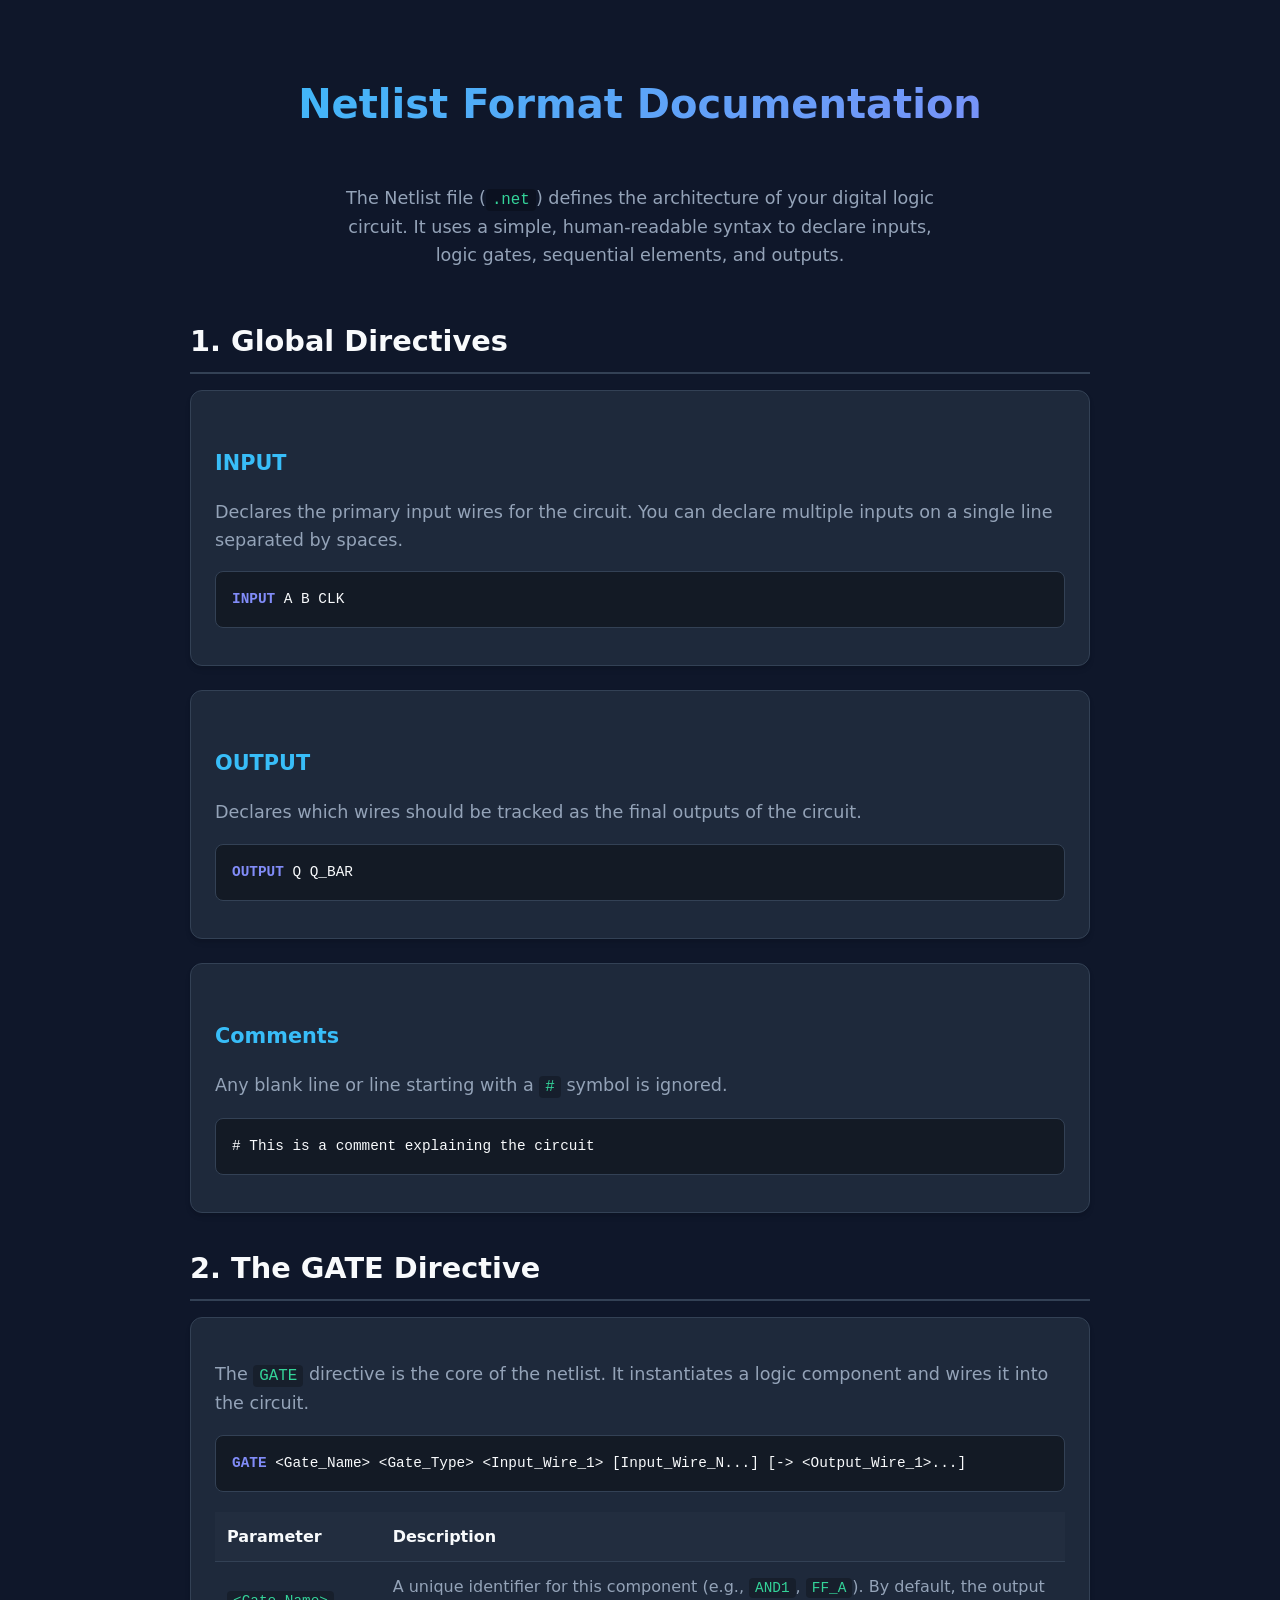
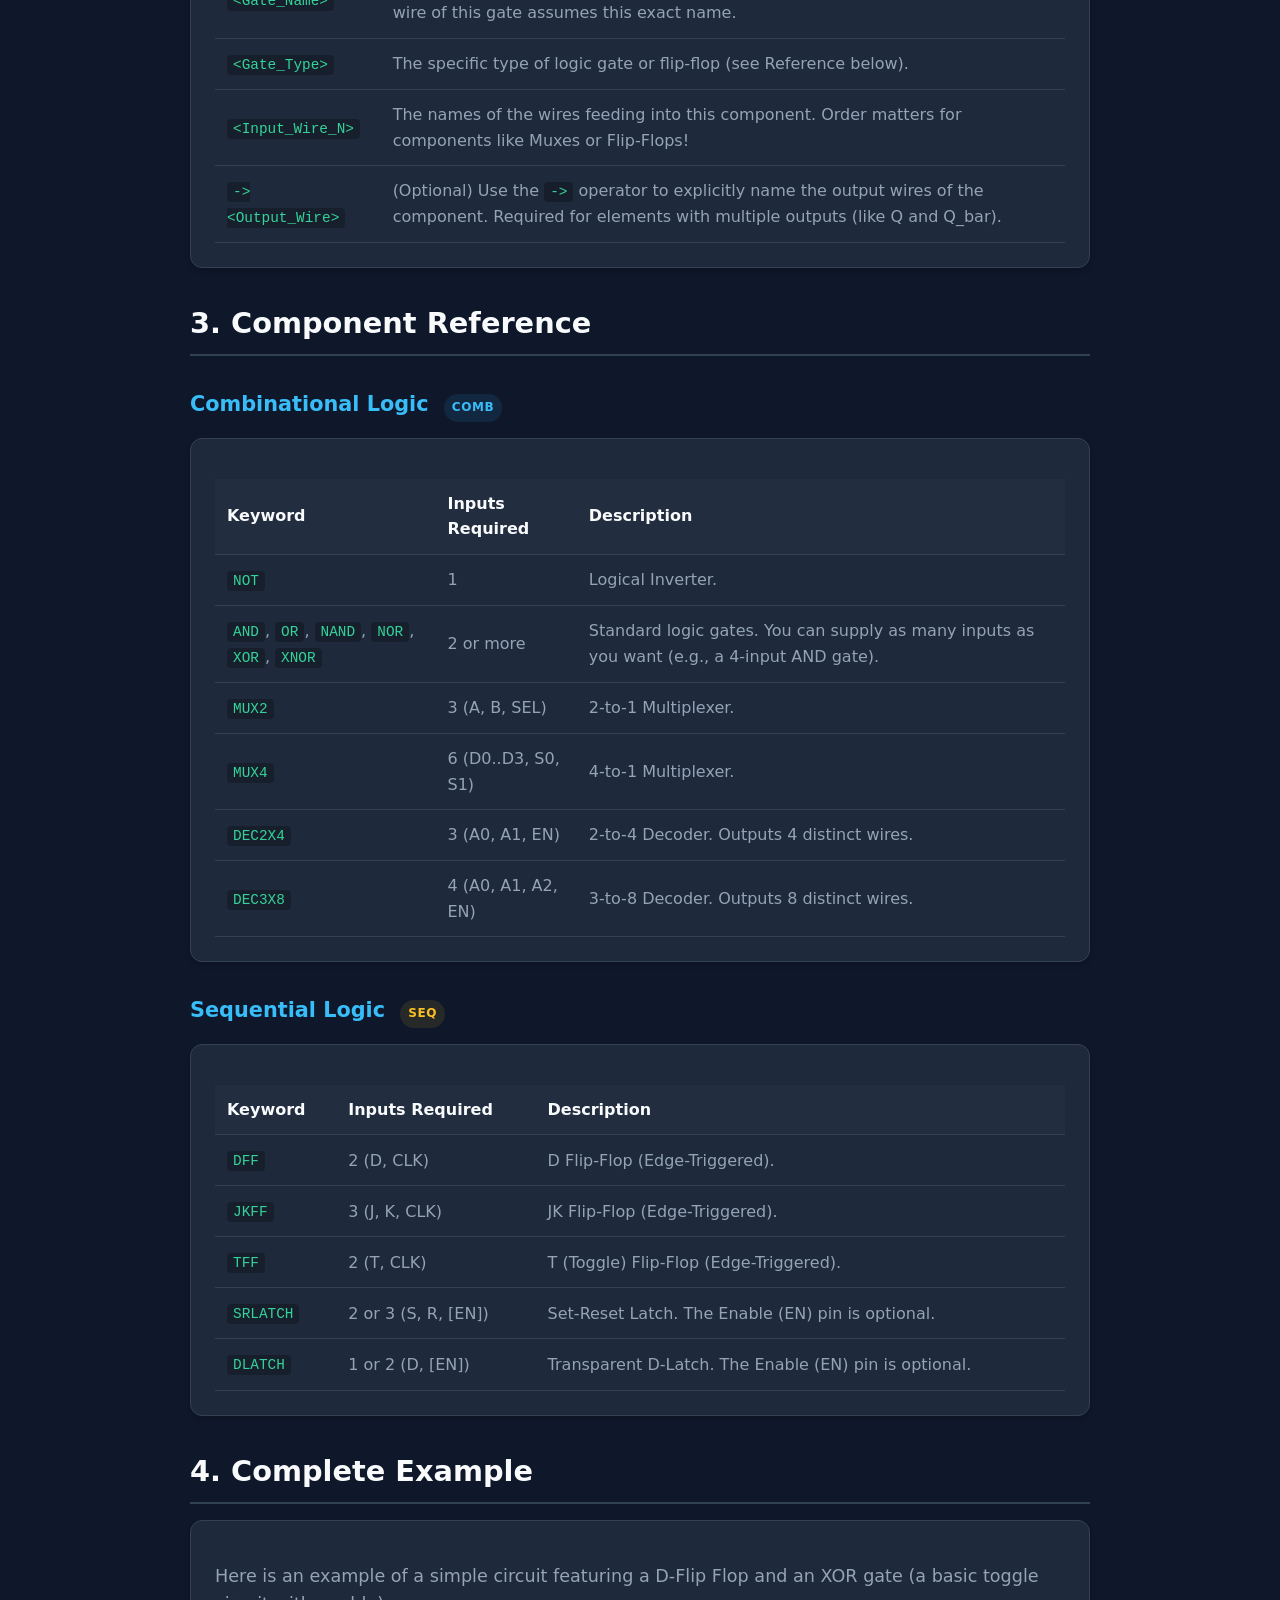
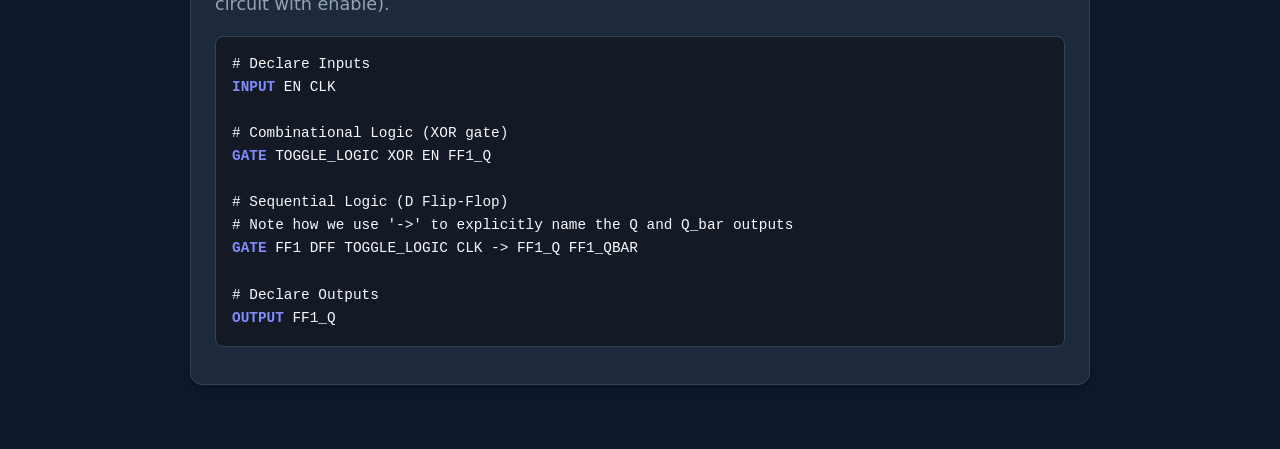
<file: netlist_documentation.html>
<!DOCTYPE html>
<html lang="en">
<head>
    <meta charset="UTF-8">
    <meta name="viewport" content="width=device-width, initial-scale=1.0">
    <title>Netlist Format Documentation</title>
    <style>
        :root {
            --bg-color: #0f172a;
            --surface-color: #1e293b;
            --surface-highlight: #334155;
            --text-main: #f8fafc;
            --text-muted: #94a3b8;
            --accent-primary: #38bdf8;
            --accent-secondary: #818cf8;
            --accent-success: #34d399;
            --accent-warning: #fbbf24;
            --font-family: 'Inter', system-ui, -apple-system, sans-serif;
        }

        body {
            margin: 0;
            padding: 0;
            background-color: var(--bg-color);
            color: var(--text-main);
            font-family: var(--font-family);
            line-height: 1.6;
        }

        .container {
            max-width: 900px;
            margin: 0 auto;
            padding: 40px 20px;
        }

        h1, h2, h3 {
            font-weight: 700;
            margin-top: 2rem;
            margin-bottom: 1rem;
        }

        h1 {
            font-size: 2.5rem;
            background: linear-gradient(135deg, var(--accent-primary), var(--accent-secondary));
            -webkit-background-clip: text;
            -webkit-text-fill-color: transparent;
            text-align: center;
            margin-bottom: 3rem;
        }

        h2 {
            font-size: 1.8rem;
            border-bottom: 2px solid var(--surface-highlight);
            padding-bottom: 0.5rem;
            color: var(--text-main);
        }

        h3 {
            font-size: 1.3rem;
            color: var(--accent-primary);
        }

        p {
            color: var(--text-muted);
            font-size: 1.1rem;
        }

        .card {
            background-color: var(--surface-color);
            border-radius: 12px;
            padding: 24px;
            margin-bottom: 24px;
            box-shadow: 0 4px 6px -1px rgba(0, 0, 0, 0.1), 0 2px 4px -1px rgba(0, 0, 0, 0.06);
            border: 1px solid var(--surface-highlight);
            transition: transform 0.2s ease, box-shadow 0.2s ease;
        }

        .card:hover {
            transform: translateY(-2px);
            box-shadow: 0 10px 15px -3px rgba(0, 0, 0, 0.1), 0 4px 6px -2px rgba(0, 0, 0, 0.05);
        }

        code {
            background-color: #00000040;
            padding: 2px 6px;
            border-radius: 4px;
            font-family: 'Fira Code', 'Courier New', monospace;
            color: var(--accent-success);
            font-size: 0.9em;
        }

        pre {
            background-color: #00000060;
            padding: 16px;
            border-radius: 8px;
            overflow-x: auto;
            border: 1px solid var(--surface-highlight);
            color: var(--text-main);
        }

        pre code {
            background-color: transparent;
            padding: 0;
            color: inherit;
        }

        .keyword {
            color: var(--accent-secondary);
            font-weight: bold;
        }

        table {
            width: 100%;
            border-collapse: collapse;
            margin-top: 1rem;
        }

        th, td {
            text-align: left;
            padding: 12px;
            border-bottom: 1px solid var(--surface-highlight);
        }

        th {
            color: var(--text-main);
            font-weight: 600;
            background-color: rgba(255, 255, 255, 0.02);
        }

        td {
            color: var(--text-muted);
        }

        .badge {
            display: inline-block;
            padding: 4px 8px;
            border-radius: 9999px;
            font-size: 0.75rem;
            font-weight: 600;
            text-transform: uppercase;
            letter-spacing: 0.05em;
            background-color: rgba(56, 189, 248, 0.1);
            color: var(--accent-primary);
            margin-left: 8px;
        }

        .badge.seq {
            background-color: rgba(251, 191, 36, 0.1);
            color: var(--accent-warning);
        }
    </style>
</head>
<body>
    <div class="container">
        <h1>Netlist Format Documentation</h1>
        <p style="text-align: center; max-width: 600px; margin: 0 auto 3rem auto;">
            The Netlist file (<code>.net</code>) defines the architecture of your digital logic circuit. It uses a simple, human-readable syntax to declare inputs, logic gates, sequential elements, and outputs.
        </p>

        <h2>1. Global Directives</h2>
        <div class="card">
            <h3>INPUT</h3>
            <p>Declares the primary input wires for the circuit. You can declare multiple inputs on a single line separated by spaces.</p>
            <pre><code><span class="keyword">INPUT</span> A B CLK</code></pre>
        </div>

        <div class="card">
            <h3>OUTPUT</h3>
            <p>Declares which wires should be tracked as the final outputs of the circuit.</p>
            <pre><code><span class="keyword">OUTPUT</span> Q Q_BAR</code></pre>
        </div>

        <div class="card">
            <h3>Comments</h3>
            <p>Any blank line or line starting with a <code>#</code> symbol is ignored.</p>
            <pre><code># This is a comment explaining the circuit</code></pre>
        </div>

        <h2>2. The GATE Directive</h2>
        <div class="card">
            <p>The <code>GATE</code> directive is the core of the netlist. It instantiates a logic component and wires it into the circuit.</p>
            <pre><code><span class="keyword">GATE</span> &lt;Gate_Name&gt; &lt;Gate_Type&gt; &lt;Input_Wire_1&gt; [Input_Wire_N...] [-> &lt;Output_Wire_1&gt;...]</code></pre>
            
            <table style="margin-top: 20px;">
                <tr>
                    <th>Parameter</th>
                    <th>Description</th>
                </tr>
                <tr>
                    <td><code>&lt;Gate_Name&gt;</code></td>
                    <td>A unique identifier for this component (e.g., <code>AND1</code>, <code>FF_A</code>). By default, the output wire of this gate assumes this exact name.</td>
                </tr>
                <tr>
                    <td><code>&lt;Gate_Type&gt;</code></td>
                    <td>The specific type of logic gate or flip-flop (see Reference below).</td>
                </tr>
                <tr>
                    <td><code>&lt;Input_Wire_N&gt;</code></td>
                    <td>The names of the wires feeding into this component. Order matters for components like Muxes or Flip-Flops!</td>
                </tr>
                <tr>
                    <td><code>-&gt; &lt;Output_Wire&gt;</code></td>
                    <td>(Optional) Use the <code>-></code> operator to explicitly name the output wires of the component. Required for elements with multiple outputs (like Q and Q_bar).</td>
                </tr>
            </table>
        </div>

        <h2>3. Component Reference</h2>
        
        <h3>Combinational Logic <span class="badge">Comb</span></h3>
        <div class="card">
            <table>
                <tr>
                    <th>Keyword</th>
                    <th>Inputs Required</th>
                    <th>Description</th>
                </tr>
                <tr>
                    <td><code>NOT</code></td>
                    <td>1</td>
                    <td>Logical Inverter.</td>
                </tr>
                <tr>
                    <td><code>AND</code>, <code>OR</code>, <code>NAND</code>, <code>NOR</code>, <code>XOR</code>, <code>XNOR</code></td>
                    <td>2 or more</td>
                    <td>Standard logic gates. You can supply as many inputs as you want (e.g., a 4-input AND gate).</td>
                </tr>
                <tr>
                    <td><code>MUX2</code></td>
                    <td>3 (A, B, SEL)</td>
                    <td>2-to-1 Multiplexer.</td>
                </tr>
                <tr>
                    <td><code>MUX4</code></td>
                    <td>6 (D0..D3, S0, S1)</td>
                    <td>4-to-1 Multiplexer.</td>
                </tr>
                <tr>
                    <td><code>DEC2X4</code></td>
                    <td>3 (A0, A1, EN)</td>
                    <td>2-to-4 Decoder. Outputs 4 distinct wires.</td>
                </tr>
                <tr>
                    <td><code>DEC3X8</code></td>
                    <td>4 (A0, A1, A2, EN)</td>
                    <td>3-to-8 Decoder. Outputs 8 distinct wires.</td>
                </tr>
            </table>
        </div>

        <h3>Sequential Logic <span class="badge seq">Seq</span></h3>
        <div class="card">
            <table>
                <tr>
                    <th>Keyword</th>
                    <th>Inputs Required</th>
                    <th>Description</th>
                </tr>
                <tr>
                    <td><code>DFF</code></td>
                    <td>2 (D, CLK)</td>
                    <td>D Flip-Flop (Edge-Triggered).</td>
                </tr>
                <tr>
                    <td><code>JKFF</code></td>
                    <td>3 (J, K, CLK)</td>
                    <td>JK Flip-Flop (Edge-Triggered).</td>
                </tr>
                <tr>
                    <td><code>TFF</code></td>
                    <td>2 (T, CLK)</td>
                    <td>T (Toggle) Flip-Flop (Edge-Triggered).</td>
                </tr>
                <tr>
                    <td><code>SRLATCH</code></td>
                    <td>2 or 3 (S, R, [EN])</td>
                    <td>Set-Reset Latch. The Enable (EN) pin is optional.</td>
                </tr>
                <tr>
                    <td><code>DLATCH</code></td>
                    <td>1 or 2 (D, [EN])</td>
                    <td>Transparent D-Latch. The Enable (EN) pin is optional.</td>
                </tr>
            </table>
        </div>

        <h2>4. Complete Example</h2>
        <div class="card">
            <p>Here is an example of a simple circuit featuring a D-Flip Flop and an XOR gate (a basic toggle circuit with enable).</p>
            <pre><code># Declare Inputs
<span class="keyword">INPUT</span> EN CLK

# Combinational Logic (XOR gate)
<span class="keyword">GATE</span> TOGGLE_LOGIC XOR EN FF1_Q

# Sequential Logic (D Flip-Flop)
# Note how we use '->' to explicitly name the Q and Q_bar outputs
<span class="keyword">GATE</span> FF1 DFF TOGGLE_LOGIC CLK -> FF1_Q FF1_QBAR

# Declare Outputs
<span class="keyword">OUTPUT</span> FF1_Q</code></pre>
        </div>
    </div>
</body>
</html>
</file>
